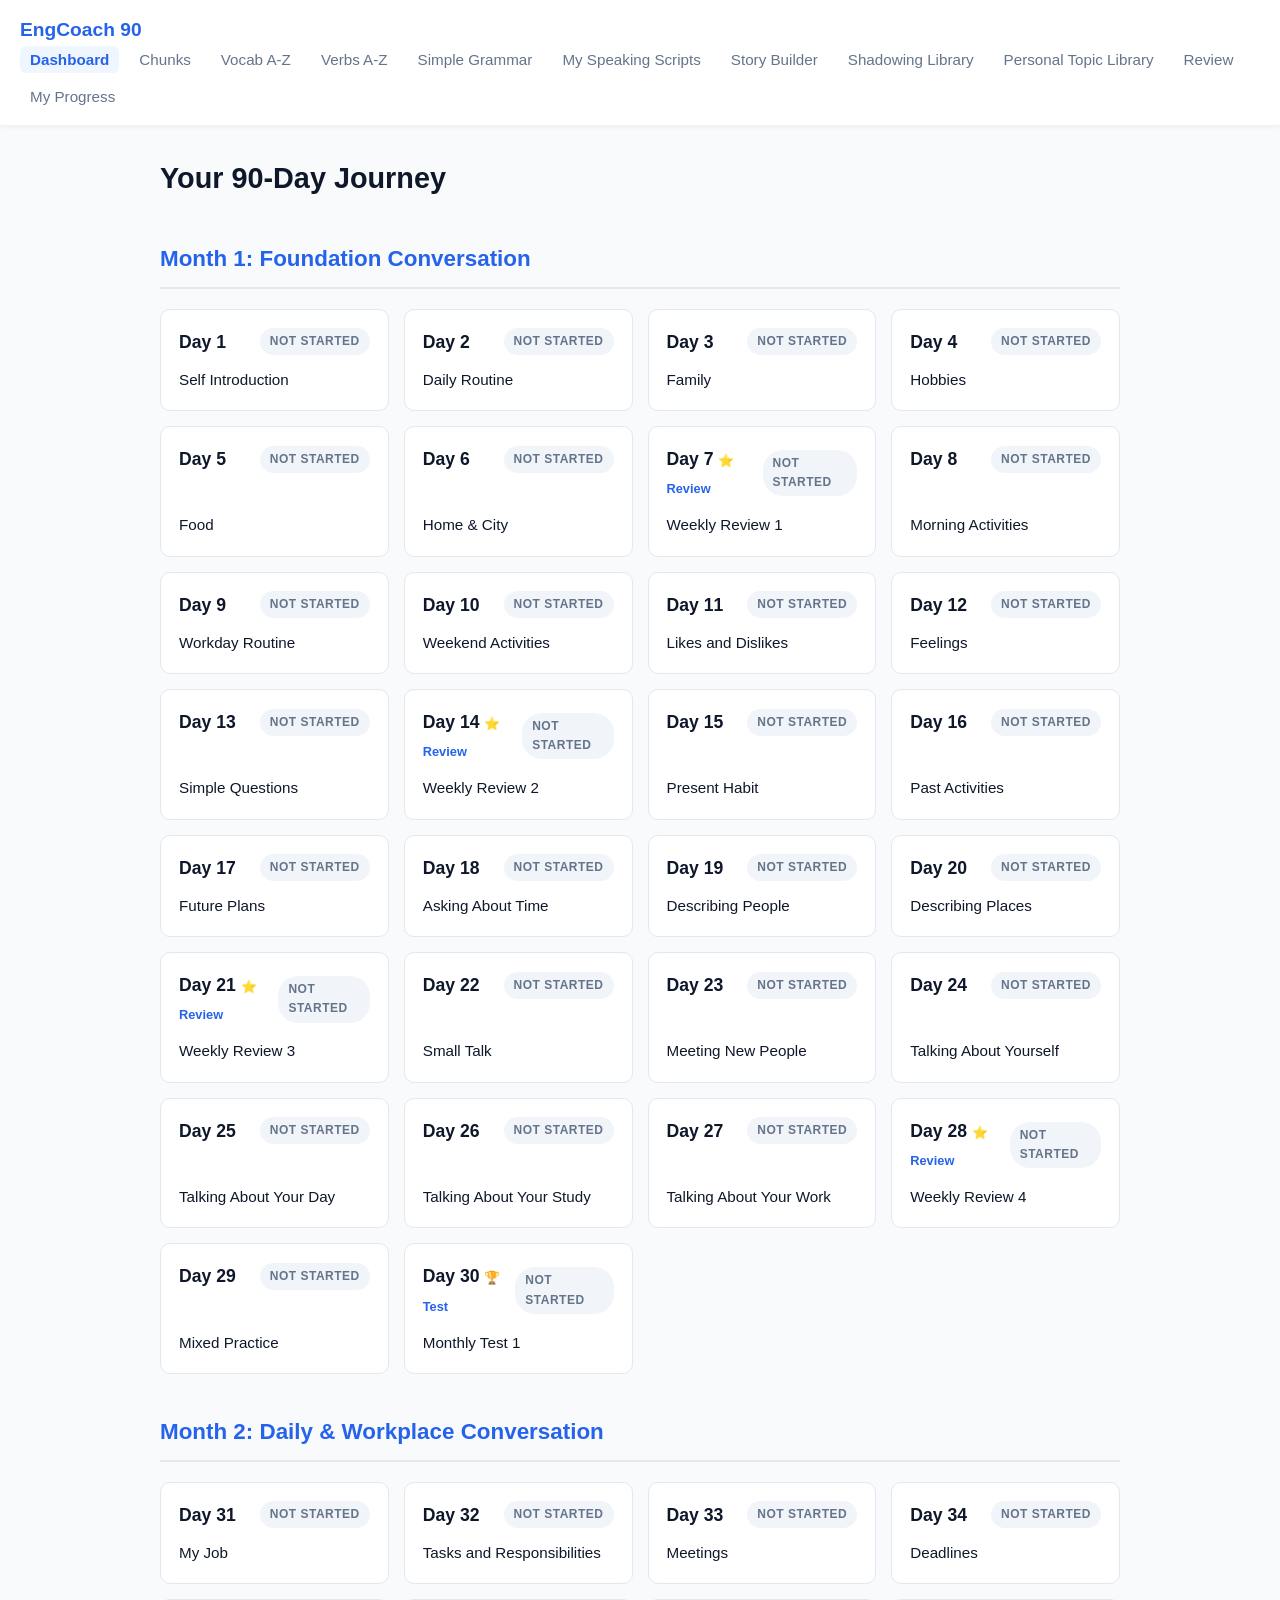
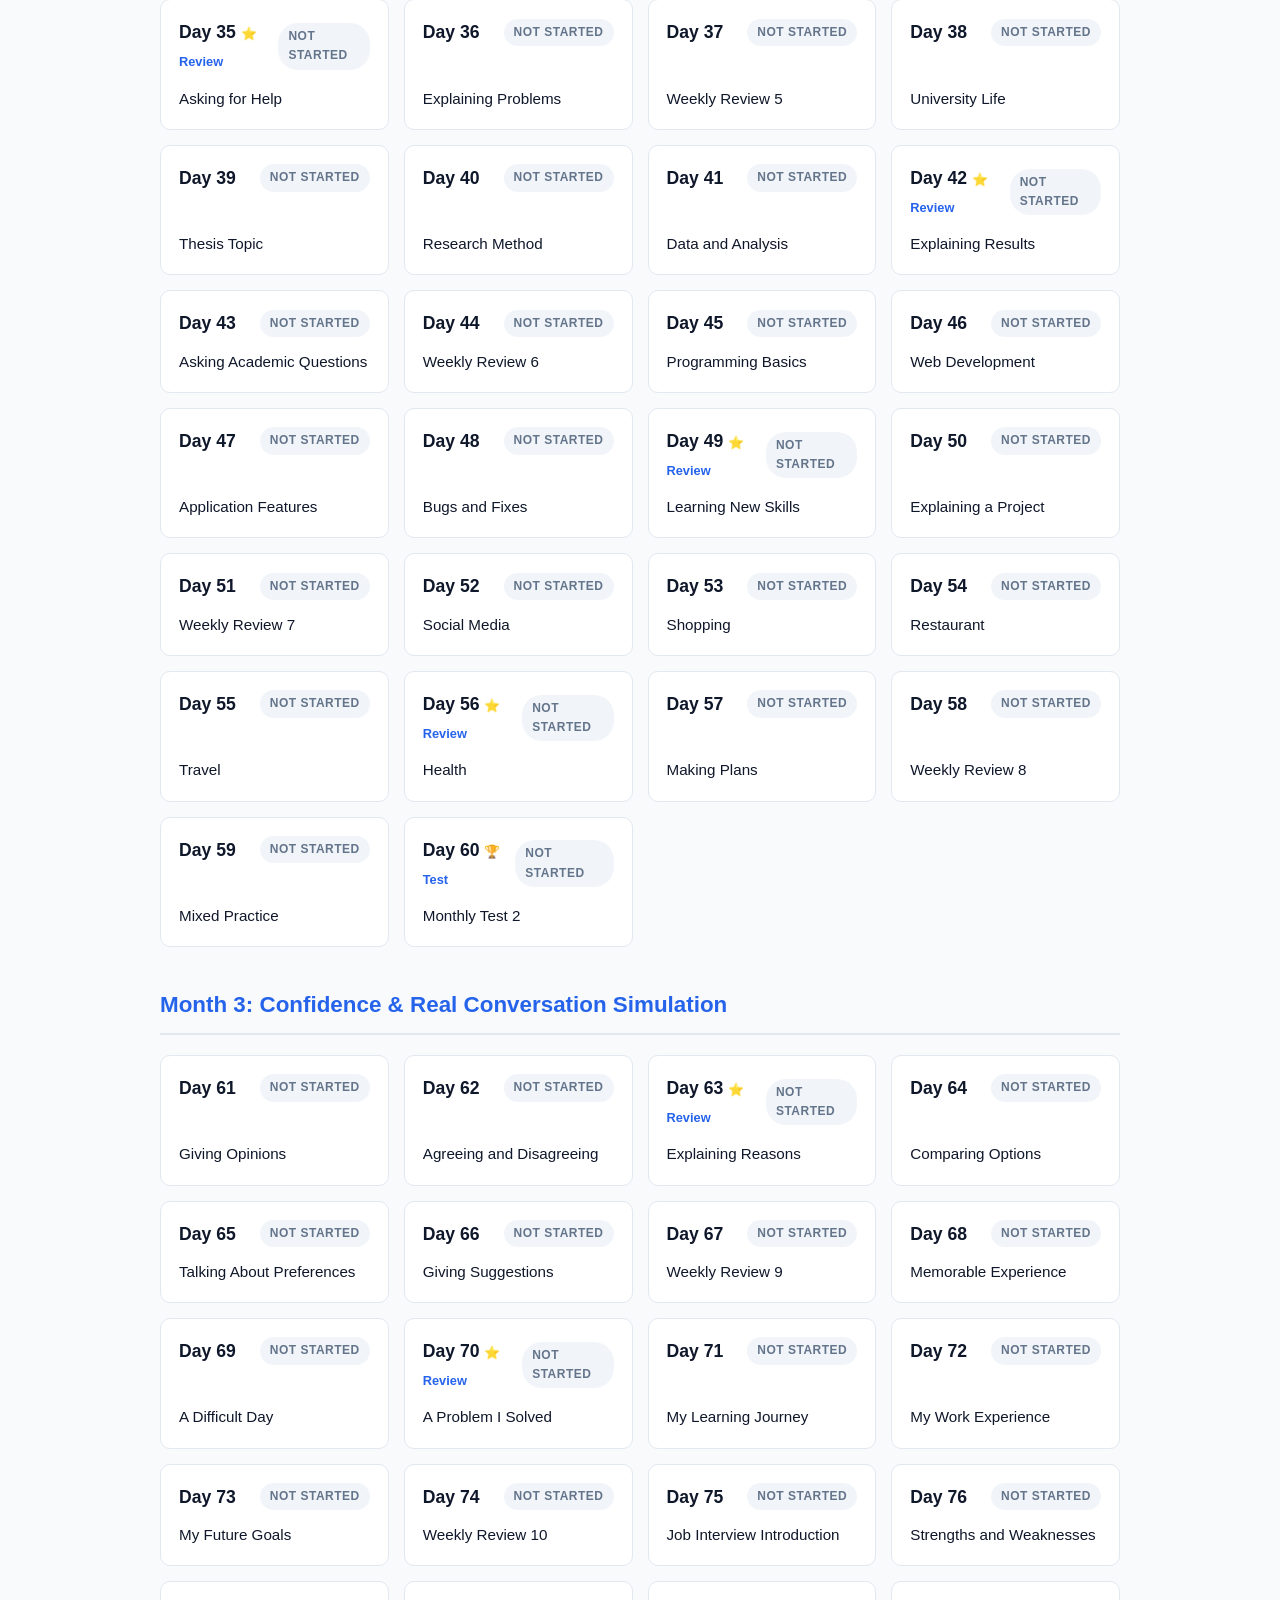
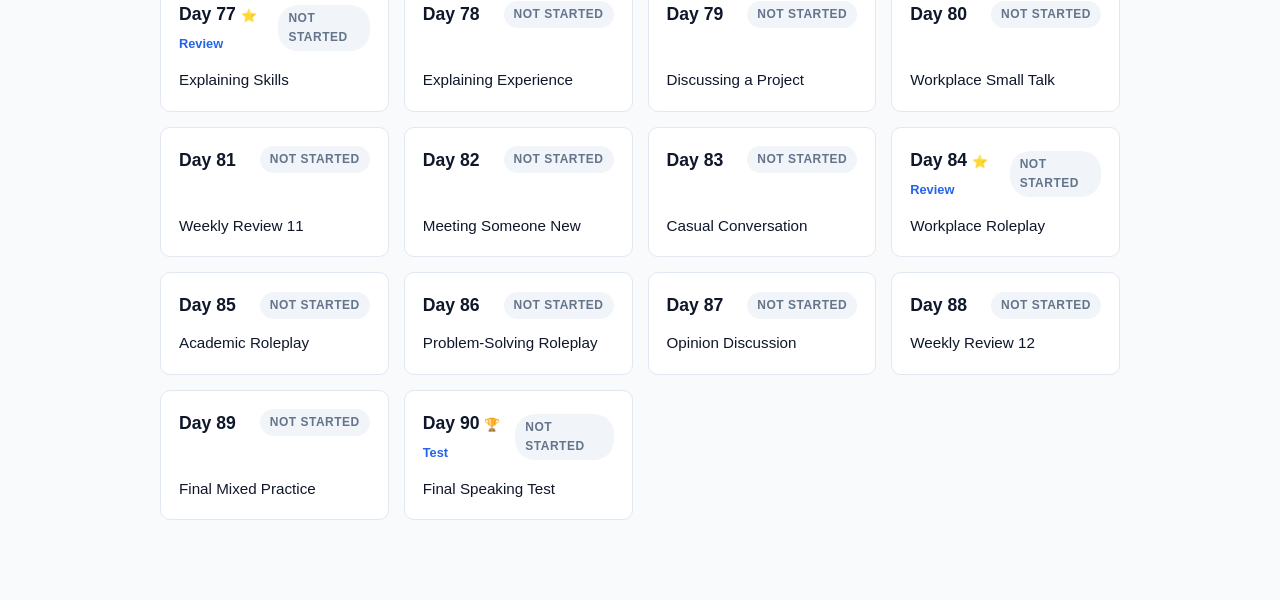
<file: index.html>
<!DOCTYPE html>
<html lang="en">
<head>
    <meta charset="UTF-8">
    <meta name="viewport" content="width=device-width, initial-scale=1.0">
    <title>English Practice Coach - 90 Days</title>
    <link rel="stylesheet" href="styles.css">
</head>
<body>

    <nav>
        <div class="nav-header">
            <h1 onclick="app.navigate('dashboard')">EngCoach 90</h1>
            <button class="nav-toggle" type="button" aria-expanded="false" aria-controls="nav-links" onclick="app.toggleMobileNav()">
                <span class="nav-toggle-icon" aria-hidden="true">&#9776;</span>
                <span>Menu</span>
            </button>
        </div>
        <div class="nav-links" id="nav-links">
            <button id="nav-dashboard" onclick="app.navigate('dashboard')" class="active">Dashboard</button>
            <button id="nav-chunks" onclick="app.navigate('chunks')">Chunks</button>
            <button id="nav-vocab" onclick="app.navigate('vocab')">Vocab A-Z</button>
            <button id="nav-verbs" onclick="app.navigate('verbs')">Verbs A-Z</button>
            <button id="nav-grammar" onclick="app.navigate('grammar')">Simple Grammar</button>
            <button id="nav-scripts" onclick="app.navigate('scripts')">My Speaking Scripts</button>
            <button id="nav-story-builder" onclick="app.navigate('story-builder')">Story Builder</button>
            <button id="nav-shadowing" onclick="app.navigate('shadowing')">Shadowing Library</button>
            <button id="nav-topic-library" onclick="app.navigate('topic-library')">Personal Topic Library</button>
            <button id="nav-review" onclick="app.navigate('review')">Review</button>
            <button id="nav-progress" onclick="app.navigate('progress')">My Progress</button>
        </div>
    </nav>

    <div class="container" id="app-content">
        <!-- Content dynamically rendered -->
    </div>

<script src="app.js"></script>
</body>
</html>
</file>
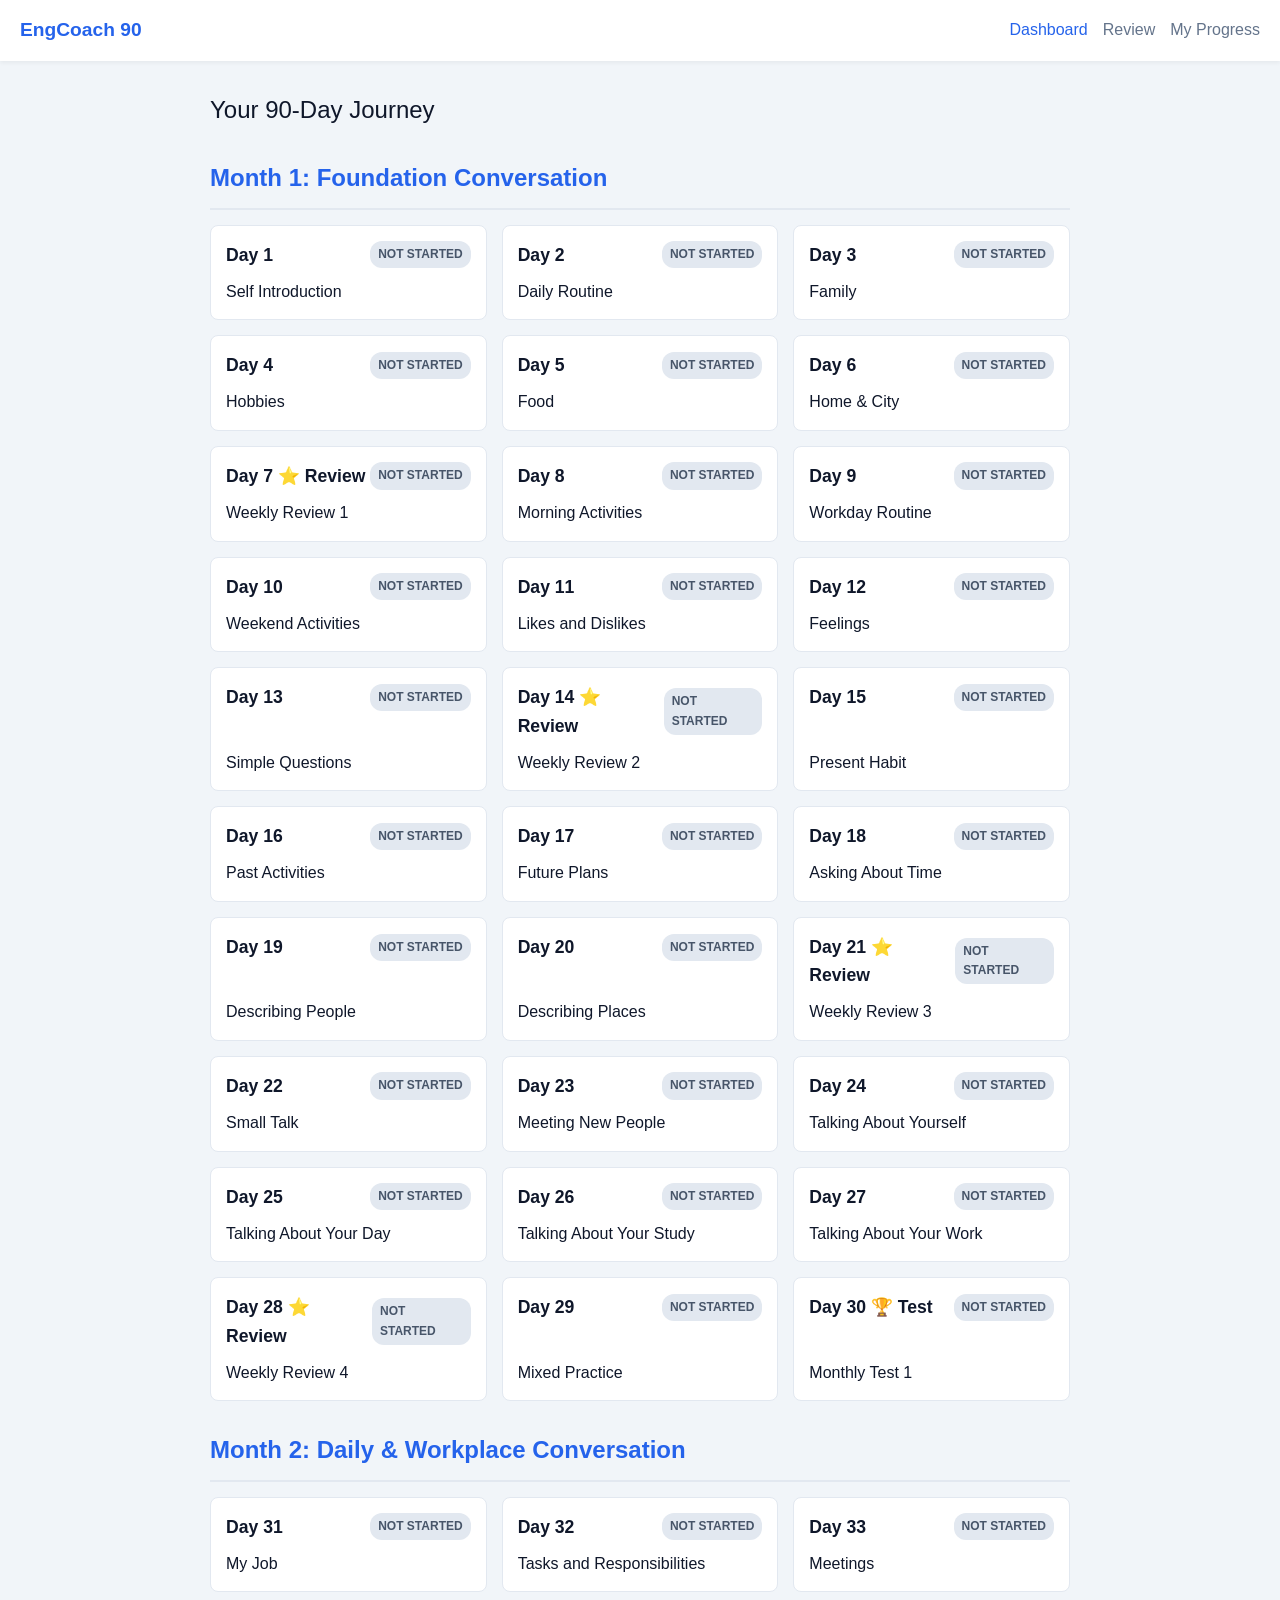
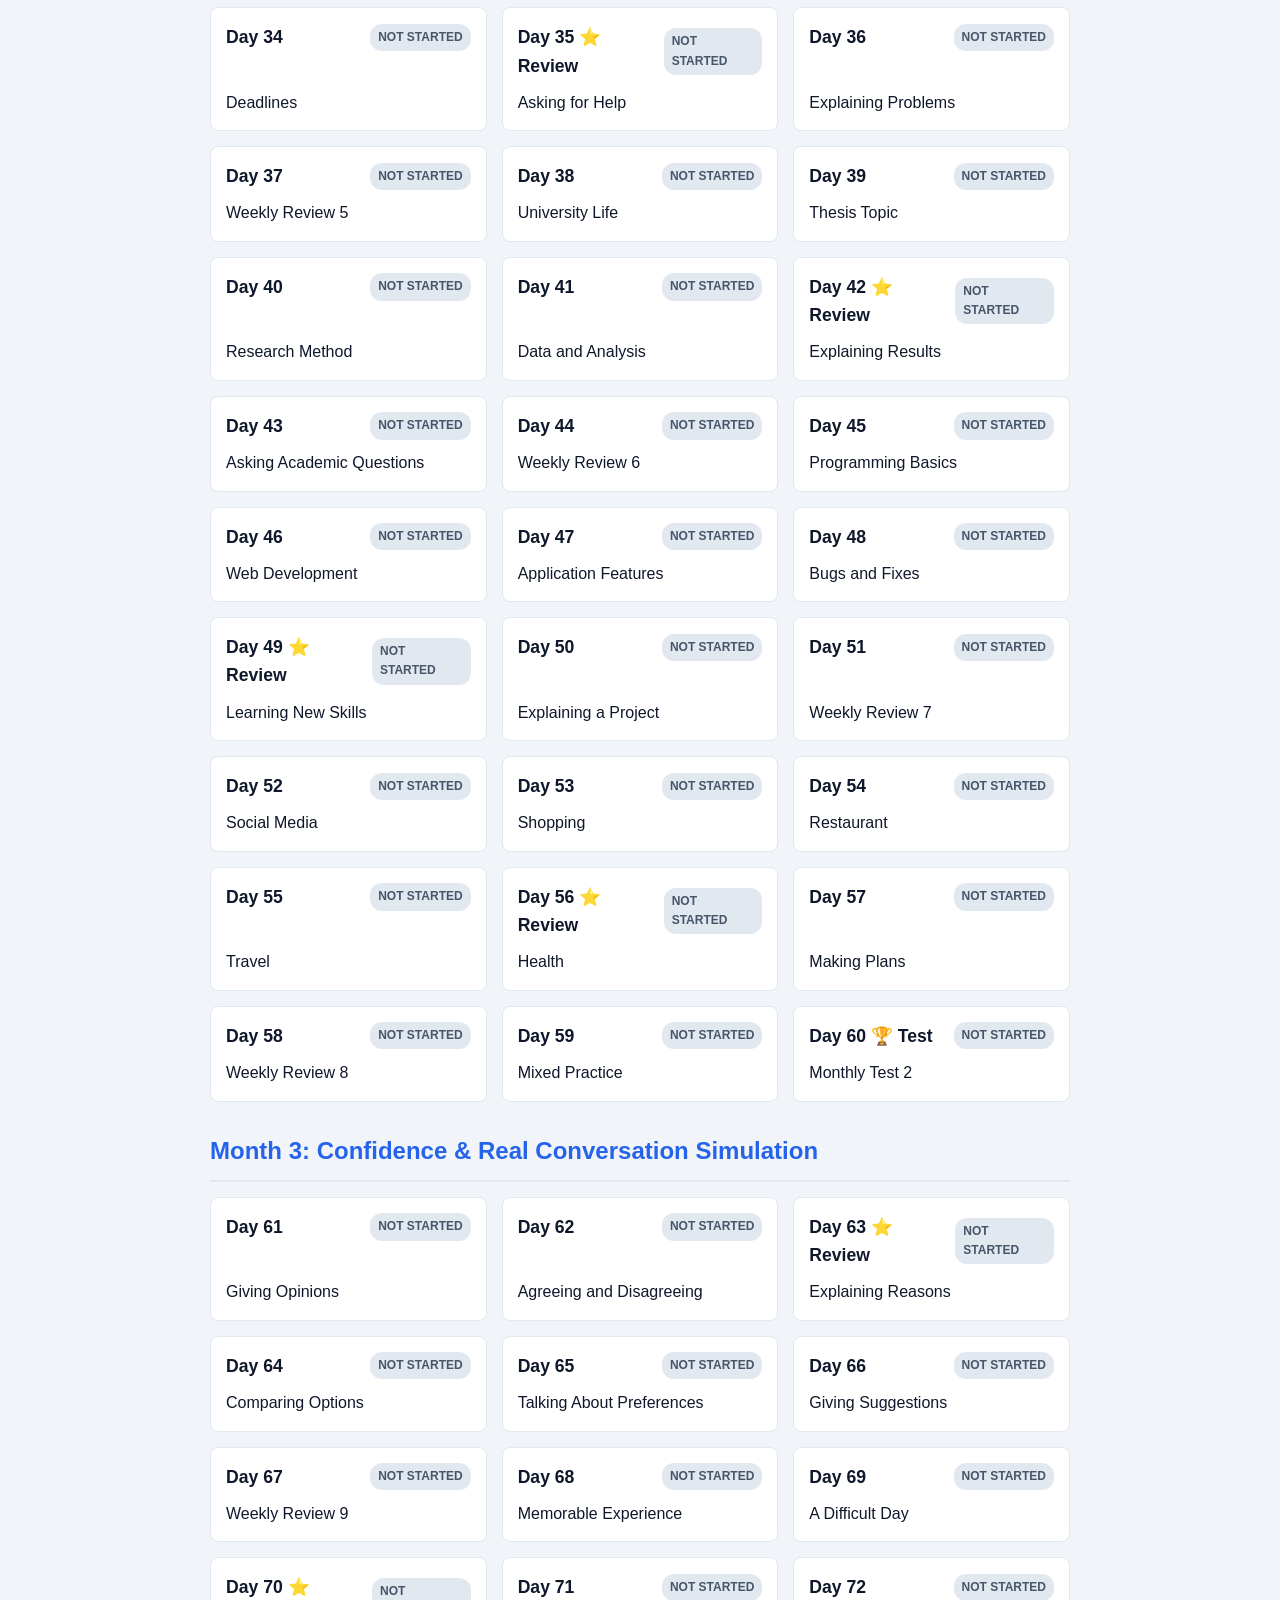
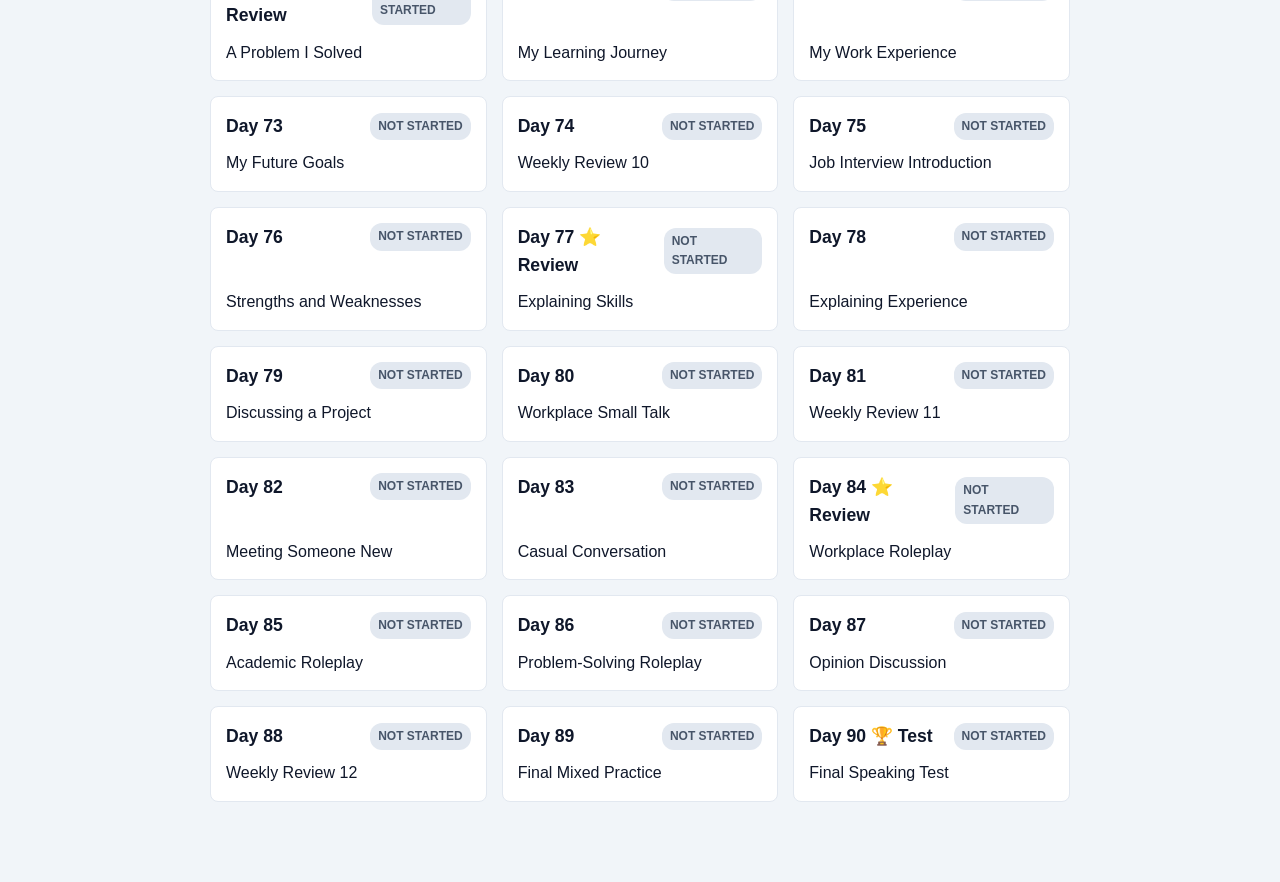
<file: english_practice_coach.html>
<!DOCTYPE html>
<html lang="en">
<head>
    <meta charset="UTF-8">
    <meta name="viewport" content="width=device-width, initial-scale=1.0">
    <title>English Practice Coach - 90 Days</title>
    <style>
        :root {
            --bg-color: #f1f5f9;
            --card-bg: #ffffff;
            --text-main: #0f172a;
            --text-muted: #64748b;
            --primary: #2563eb;
            --primary-hover: #1d4ed8;
            --success: #10b981;
            --warning: #f59e0b;
            --border: #e2e8f0;
            --font-family: 'Segoe UI', Roboto, Helvetica, Arial, sans-serif;
        }

        * { margin: 0; padding: 0; box-sizing: border-box; }

        body {
            font-family: var(--font-family);
            background-color: var(--bg-color);
            color: var(--text-main);
            line-height: 1.6;
            padding-bottom: 50px;
        }

        /* Navbar */
        nav {
            background-color: var(--card-bg);
            padding: 15px 20px;
            box-shadow: 0 2px 4px rgba(0,0,0,0.05);
            position: sticky;
            top: 0;
            z-index: 100;
            display: flex;
            justify-content: space-between;
            align-items: center;
            flex-wrap: wrap;
        }

        nav h1 { font-size: 1.2rem; color: var(--primary); cursor: pointer; }
        
        .nav-links { display: flex; gap: 15px; }
        .nav-links button {
            background: none; border: none; font-size: 1rem;
            color: var(--text-muted); cursor: pointer; font-weight: 500;
            transition: color 0.2s;
        }
        .nav-links button:hover, .nav-links button.active { color: var(--primary); }

        /* Container & Layout */
        .container { max-width: 900px; margin: 30px auto; padding: 0 20px; }
        .section-title { font-size: 1.5rem; margin-bottom: 20px; color: var(--text-main); }
        .card {
            background: var(--card-bg); border-radius: 10px;
            padding: 20px; margin-bottom: 20px;
            box-shadow: 0 4px 6px -1px rgba(0,0,0,0.05), 0 2px 4px -1px rgba(0,0,0,0.03);
            border: 1px solid var(--border);
        }

        /* Buttons & Inputs */
        button.btn {
            padding: 10px 16px; border-radius: 6px; border: none;
            font-size: 0.95rem; cursor: pointer; font-weight: 600;
            transition: background 0.2s, color 0.2s;
        }
        .btn-primary { background: var(--primary); color: white; }
        .btn-primary:hover { background: var(--primary-hover); }
        .btn-outline { background: transparent; border: 1px solid var(--primary); color: var(--primary); }
        .btn-outline:hover { background: var(--primary); color: white; }
        .btn-success { background: var(--success); color: white; }
        .btn-warning { background: var(--warning); color: white; }

        input, textarea, select {
            width: 100%; padding: 12px; border: 1px solid var(--border);
            border-radius: 6px; margin-bottom: 15px; font-family: inherit; font-size: 1rem;
        }
        textarea { resize: vertical; min-height: 80px; }
        input:focus, textarea:focus, select:focus { outline: none; border-color: var(--primary); }

        /* Grid Layouts */
        .grid-3 { display: grid; grid-template-columns: repeat(auto-fill, minmax(250px, 1fr)); gap: 15px; }
        .grid-2 { display: grid; grid-template-columns: repeat(auto-fit, minmax(300px, 1fr)); gap: 15px; }

        /* Dashboard Cards */
        .day-card {
            background: var(--card-bg); border: 1px solid var(--border);
            border-radius: 8px; padding: 15px; cursor: pointer;
            transition: transform 0.2s, box-shadow 0.2s;
            display: flex; flex-direction: column; justify-content: space-between;
        }
        .day-card:hover { transform: translateY(-2px); box-shadow: 0 4px 10px rgba(0,0,0,0.1); }
        .day-header { display: flex; justify-content: space-between; align-items: center; margin-bottom: 10px; }
        .day-num { font-weight: bold; font-size: 1.1rem; }
        .badge { padding: 4px 8px; border-radius: 12px; font-size: 0.75rem; font-weight: bold; text-transform: uppercase; }
        .badge.not-started { background: #e2e8f0; color: #475569; }
        .badge.in-progress { background: #dbeafe; color: #1e40af; }
        .badge.done { background: #d1fae5; color: #065f46; }
        
        .month-header { margin: 30px 0 15px 0; padding-bottom: 10px; border-bottom: 2px solid var(--border); color: var(--primary); }

        /* Study Elements */
        .vocab-list, .phrase-list { list-style: none; margin-bottom: 20px; }
        .vocab-list li, .phrase-list li {
            padding: 10px; border-bottom: 1px solid var(--border); display: flex; flex-direction: column;
        }
        .en-text { font-weight: bold; font-size: 1.05rem; }
        .id-text { color: var(--text-muted); font-size: 0.9rem; }

        .study-step { margin-top: 30px; border-top: 2px dashed var(--border); padding-top: 20px; }
        .step-number {
            display: inline-block; background: var(--primary); color: white;
            width: 28px; height: 28px; text-align: center; line-height: 28px;
            border-radius: 50%; margin-right: 10px; font-weight: bold;
        }

        /* Active Recall */
        #recall-area { background: #f8fafc; padding: 20px; border-radius: 8px; text-align: center; border: 1px solid var(--border);}
        #recall-hint { font-size: 1.2rem; margin-bottom: 15px; color: var(--text-main); font-weight: 500;}
        #recall-answer { font-size: 1.3rem; font-weight: bold; color: var(--success); margin: 15px 0; display: none; }

        /* Message Box */
        .msg-box {
            background: #e0f2fe; border-left: 4px solid var(--primary);
            padding: 15px; margin-bottom: 20px; border-radius: 4px;
        }

        /* Utilities */
        .hidden { display: none !important; }
        .text-center { text-align: center; }
        .mt-10 { margin-top: 10px; }
        .mt-20 { margin-top: 20px; }
        .mb-10 { margin-bottom: 10px; }
        .flex { display: flex; }
        .justify-between { justify-content: space-between; }
        .gap-10 { gap: 10px; }

        @media (max-width: 600px) {
            .nav-links { margin-top: 10px; width: 100%; justify-content: space-around; }
        }
    </style>
</head>
<body>

    <nav>
        <h1 onclick="app.navigate('dashboard')">EngCoach 90</h1>
        <div class="nav-links">
            <button id="nav-dashboard" onclick="app.navigate('dashboard')" class="active">Dashboard</button>
            <button id="nav-review" onclick="app.navigate('review')">Review</button>
            <button id="nav-progress" onclick="app.navigate('progress')">My Progress</button>
        </div>
    </nav>

    <div class="container" id="app-content">
        <!-- Content will be rendered here dynamically -->
    </div>

<script>
/**
 * 1. CURRICULUM DATA GENERATOR
 * Generates 90 days of content according to the requested structure.
 */
const topicsList = [
    // Month 1
    "Self Introduction", "Daily Routine", "Family", "Hobbies", "Food", "Home & City", "Weekly Review 1",
    "Morning Activities", "Workday Routine", "Weekend Activities", "Likes and Dislikes", "Feelings", "Simple Questions", "Weekly Review 2",
    "Present Habit", "Past Activities", "Future Plans", "Asking About Time", "Describing People", "Describing Places", "Weekly Review 3",
    "Small Talk", "Meeting New People", "Talking About Yourself", "Talking About Your Day", "Talking About Your Study", "Talking About Your Work", "Weekly Review 4", "Mixed Practice", "Monthly Test 1",
    // Month 2
    "My Job", "Tasks and Responsibilities", "Meetings", "Deadlines", "Asking for Help", "Explaining Problems", "Weekly Review 5",
    "University Life", "Thesis Topic", "Research Method", "Data and Analysis", "Explaining Results", "Asking Academic Questions", "Weekly Review 6",
    "Programming Basics", "Web Development", "Application Features", "Bugs and Fixes", "Learning New Skills", "Explaining a Project", "Weekly Review 7",
    "Social Media", "Shopping", "Restaurant", "Travel", "Health", "Making Plans", "Weekly Review 8", "Mixed Practice", "Monthly Test 2",
    // Month 3
    "Giving Opinions", "Agreeing and Disagreeing", "Explaining Reasons", "Comparing Options", "Talking About Preferences", "Giving Suggestions", "Weekly Review 9",
    "Memorable Experience", "A Difficult Day", "A Problem I Solved", "My Learning Journey", "My Work Experience", "My Future Goals", "Weekly Review 10",
    "Job Interview Introduction", "Strengths and Weaknesses", "Explaining Skills", "Explaining Experience", "Discussing a Project", "Workplace Small Talk", "Weekly Review 11",
    "Meeting Someone New", "Casual Conversation", "Workplace Roleplay", "Academic Roleplay", "Problem-Solving Roleplay", "Opinion Discussion", "Weekly Review 12", "Final Mixed Practice", "Final Speaking Test"
];

const curriculum = [];
for (let i = 1; i <= 90; i++) {
    let type = 'normal';
    if (i % 30 === 0) type = 'test';
    else if (i % 7 === 0) type = 'review';
    else if (i === 29 || i === 59 || i === 89) type = 'mixed';

    let topicName = topicsList[i - 1] || `Day ${i} Topic`;
    
    // Generic generator to fulfill minimum requirements (3 phrases, 5 vocab, 3 examples, 5 qs, 1 speaking)
    let dayData = {
        day: i,
        month: Math.ceil(i / 30),
        week: Math.ceil(i / 7),
        topic: topicName,
        type: type,
        goal: `Build confidence discussing: ${topicName}`,
        phrases: [
            { en: `Let's talk about ${topicName.toLowerCase()}.`, id: `Mari bicara tentang ${topicName.toLowerCase()}.` },
            { en: `In my experience with ${topicName.toLowerCase()}...`, id: `Menurut pengalaman saya tentang ${topicName.toLowerCase()}...` },
            { en: `What do you think about ${topicName.toLowerCase()}?`, id: `Apa pendapat Anda tentang ${topicName.toLowerCase()}?` }
        ],
        vocabulary: [
            { en: "important", id: "penting" },
            { en: "interesting", id: "menarik" },
            { en: "experience", id: "pengalaman" },
            { en: "usually", id: "biasanya" },
            { en: "improve", id: "meningkatkan" }
        ],
        examples: [
            `I want to improve my skills in ${topicName.toLowerCase()}.`,
            `This topic is very important for my daily life.`,
            `I usually practice this every day.`
        ],
        questions: [
            `How often do you deal with ${topicName.toLowerCase()}?`,
            `Why is ${topicName.toLowerCase()} important to you?`,
            `Can you share a story about this?`,
            `What is the hardest part about this topic?`,
            `How do you usually handle it?`
        ],
        speakingChallenge: `Talk non-stop for 60 seconds explaining your personal thoughts on ${topicName}.`
    };
    curriculum.push(dayData);
}

// Override Day 1, 2 for highly specific, realistic content as example
curriculum[0] = { ...curriculum[0], 
    phrases: [ { en: "My name is...", id: "Nama saya adalah..." }, { en: "I am from...", id: "Saya berasal dari..." }, { en: "Nice to meet you.", id: "Senang bertemu denganmu." } ],
    vocabulary: [ { en: "name", id: "nama" }, { en: "live", id: "tinggal" }, { en: "work", id: "bekerja" }, { en: "student", id: "mahasiswa/pelajar" }, { en: "hometown", id: "kampung halaman" } ],
    examples: [ "My name is Budi and I am from Jakarta.", "I live in a small apartment.", "Nice to meet you, I work as a developer." ],
    questions: [ "What is your full name?", "Where are you originally from?", "Where do you live right now?", "What do you do for a living?", "Are you a student or a worker?" ],
    speakingChallenge: "Introduce yourself completely: name, origin, current city, and what you do."
};
curriculum[1] = { ...curriculum[1], 
    phrases: [ { en: "I usually wake up at...", id: "Saya biasanya bangun jam..." }, { en: "After that, I...", id: "Setelah itu, saya..." }, { en: "In the evening, I...", id: "Di malam hari, saya..." } ],
    vocabulary: [ { en: "wake up", id: "bangun tidur" }, { en: "breakfast", id: "sarapan" }, { en: "prepare", id: "bersiap-siap" }, { en: "leave", id: "berangkat" }, { en: "rest", id: "istirahat" } ],
    examples: [ "I usually wake up at 6 AM.", "After that, I eat breakfast and prepare for work.", "In the evening, I rest and watch TV." ],
    questions: [ "What time do you usually wake up?", "What is the first thing you do in the morning?", "What do you usually have for breakfast?", "When do you start working/studying?", "What do you do before going to sleep?" ],
    speakingChallenge: "Describe your entire routine from morning to night in detail."
};

/**
 * 2. APPLICATION STATE & LOGIC
 */
const app = {
    contentDiv: document.getElementById('app-content'),
    userData: {
        progress: {}, // { "1": "done", "2": "in_progress" }
        sentences: {}, // { "1": ["sentence 1"] }
        conversations: {}, // { "1": ["ans 1", "ans 2"] }
        speaking: {}, // { "1": "speaking transcript" }
        tests: {}, // { "30": { intro: "...", daily: "..." } }
        reviewAgain: [], // [{ en, id, type }]
        lastDayOpened: null
    },
    currentDayData: null,
    
    // Feature States
    recallState: { items: [], index: 0 },
    convoState: { index: 0, answers: [] },
    timerInterval: null,

    init() {
        this.loadProgress();
        this.navigate('dashboard');
    },

    saveProgress() {
        localStorage.setItem('epc_user_data', JSON.stringify(this.userData));
    },

    loadProgress() {
        const saved = localStorage.getItem('epc_user_data');
        if (saved) {
            this.userData = { ...this.userData, ...JSON.parse(saved) };
            if(!this.userData.reviewAgain) this.userData.reviewAgain = [];
        }
    },

    navigate(view, param = null) {
        // Update Navbar Active State
        document.querySelectorAll('.nav-links button').forEach(btn => btn.classList.remove('active'));
        const navBtn = document.getElementById(`nav-${view}`);
        if(navBtn) navBtn.classList.add('active');

        // Stop any running timers
        if(this.timerInterval) clearInterval(this.timerInterval);

        window.scrollTo(0, 0);

        if (view === 'dashboard') this.renderDashboard();
        else if (view === 'day') this.openDay(param);
        else if (view === 'review') this.renderReviewPage();
        else if (view === 'progress') this.renderProgressPage();
    },

    /** DASHBOARD VIEW **/
    renderDashboard() {
        let html = `<div class="section-title">Your 90-Day Journey</div>`;
        
        for (let month = 1; month <= 3; month++) {
            let monthTitles = ["Month 1: Foundation Conversation", "Month 2: Daily & Workplace Conversation", "Month 3: Confidence & Real Conversation Simulation"];
            html += `<h2 class="month-header">${monthTitles[month - 1]}</h2><div class="grid-3">`;
            
            let daysInMonth = curriculum.filter(d => d.month === month);
            daysInMonth.forEach(d => {
                let status = this.userData.progress[d.day] || 'not-started';
                let statusText = status === 'done' ? 'Done' : (status === 'in_progress' ? 'In Progress' : 'Not Started');
                
                let dayTypeBadge = '';
                if(d.type === 'review') dayTypeBadge = '⭐ Review';
                if(d.type === 'test') dayTypeBadge = '🏆 Test';

                html += `
                    <div class="day-card" onclick="app.navigate('day', ${d.day})">
                        <div class="day-header">
                            <span class="day-num">Day ${d.day} ${dayTypeBadge}</span>
                            <span class="badge ${status.replace('_', '-')}">${statusText}</span>
                        </div>
                        <div class="day-topic" style="font-weight: 500;">${d.topic}</div>
                    </div>
                `;
            });
            html += `</div>`;
        }
        this.contentDiv.innerHTML = html;
    },

    /** DAY DISPATCHER **/
    openDay(dayNum) {
        this.currentDayData = curriculum.find(d => d.day === dayNum);
        this.userData.lastDayOpened = dayNum;
        if(this.userData.progress[dayNum] !== 'done') {
            this.userData.progress[dayNum] = 'in_progress';
        }
        this.saveProgress();

        if (this.currentDayData.type === 'test') {
            this.renderMonthlyTest();
        } else if (this.currentDayData.type === 'review') {
            this.renderWeeklyReview();
        } else {
            this.renderNormalDay();
        }
    },

    /** NORMAL DAY VIEW **/
    renderNormalDay() {
        const d = this.currentDayData;
        let html = `
            <div class="card mb-10">
                <button class="btn btn-outline mb-10" onclick="app.navigate('dashboard')">← Back to Dashboard</button>
                <h2 style="font-size: 1.8rem;">Day ${d.day}: ${d.topic}</h2>
                <p style="color: var(--text-muted);">${d.goal}</p>
            </div>
            
            <div class="msg-box">
                <strong>Instructions:</strong> Go through the materials, practice your recall, build sentences, and finish with a speaking challenge!
            </div>

            <div class="card">
                <h3 class="mb-10"><span class="step-number">1</span> Material: Phrases & Vocabulary</h3>
                <div class="grid-2">
                    <div>
                        <h4 style="margin-bottom:10px;">Target Phrases</h4>
                        <ul class="phrase-list">
                            ${d.phrases.map(p => `<li><span class="en-text">${p.en}</span><span class="id-text">${p.id}</span></li>`).join('')}
                        </ul>
                    </div>
                    <div>
                        <h4 style="margin-bottom:10px;">Vocabulary</h4>
                        <ul class="vocab-list">
                            ${d.vocabulary.map(v => `<li><span class="en-text">${v.en}</span><span class="id-text">${v.id}</span></li>`).join('')}
                        </ul>
                    </div>
                </div>
                <div class="mt-20">
                    <h4 style="margin-bottom:10px;">Example Sentences</h4>
                    <ul style="padding-left: 20px; color: #334155;">
                        ${d.examples.map(ex => `<li>${ex}</li>`).join('')}
                    </ul>
                </div>
            </div>

            <!-- Active Recall Section -->
            <div class="card study-step" id="section-recall">
                <h3 class="mb-10"><span class="step-number">2</span> Active Recall Mode</h3>
                <p class="mb-10 text-muted">Test your memory! Look at the Indonesian hint and type the English translation.</p>
                <div id="recall-area">
                    <button class="btn btn-primary" onclick="app.startActiveRecall()">Start Recall Practice</button>
                </div>
            </div>

            <!-- Sentence Builder Section -->
            <div class="card study-step">
                <h3 class="mb-10"><span class="step-number">3</span> Sentence Builder</h3>
                <p class="mb-10">Choose a phrase and create your own sentence.</p>
                <select id="sb-phrase">
                    ${d.phrases.map(p => `<option value="${p.en}">${p.en}</option>`).join('')}
                </select>
                <textarea id="sb-input" placeholder="Write your complete sentence here..."></textarea>
                <button class="btn btn-primary" onclick="app.saveSentence()">Save Sentence</button>
                
                <div id="sb-saved" class="mt-20">
                    ${this.renderSavedSentences()}
                </div>
            </div>

            <!-- Mini Conversation Section -->
            <div class="card study-step">
                <h3 class="mb-10"><span class="step-number">4</span> Mini Conversation</h3>
                <div id="convo-area" style="background: #f8fafc; padding: 20px; border-radius: 8px; border: 1px solid var(--border);">
                    <button class="btn btn-primary" onclick="app.startConversation()">Start Conversation Practice</button>
                </div>
                <div id="convo-saved" class="mt-20">
                    ${this.renderSavedConversations()}
                </div>
            </div>

            <!-- Speaking Challenge Section -->
            <div class="card study-step">
                <h3 class="mb-10"><span class="step-number">5</span> Speaking Challenge</h3>
                <div class="msg-box" style="background: #fffbeb; border-color: #f59e0b;">
                    <strong>Instruction:</strong> Read the prompt, answer out loud for 60 seconds, then write what you said.
                </div>
                <p style="font-size: 1.2rem; font-weight: bold; margin-bottom: 15px;">Prompt: "${d.speakingChallenge}"</p>
                
                <div class="flex gap-10 align-center mb-10">
                    <button class="btn btn-warning" onclick="app.startSpeakingTimer()">Start 60s Timer</button>
                    <span id="speaking-timer" style="font-size: 1.5rem; font-weight: bold;">60</span>
                </div>
                
                <textarea id="speaking-input" placeholder="After speaking, type a summary of what you said here...">${this.userData.speaking[d.day] || ''}</textarea>
                <button class="btn btn-primary" onclick="app.saveSpeaking()">Save Speaking Draft</button>
            </div>

            <div class="card text-center study-step" style="background: #f0fdf4; border-color: #86efac;">
                <h3>Great Job!</h3>
                <p class="mb-10">Have you completed all exercises for today?</p>
                <button class="btn btn-success" style="font-size: 1.1rem; padding: 12px 24px;" onclick="app.markDayDone()">Mark Day ${d.day} as Completed</button>
            </div>
        `;
        this.contentDiv.innerHTML = html;
    },

    /** ACTIVE RECALL LOGIC **/
    startActiveRecall() {
        let d = this.currentDayData;
        this.recallState.items = [...d.phrases, ...d.vocabulary].sort(() => Math.random() - 0.5);
        this.recallState.index = 0;
        this.renderRecallItem();
    },

    renderRecallItem() {
        let state = this.recallState;
        if(state.index >= state.items.length) {
            document.getElementById('recall-area').innerHTML = `
                <div style="color: var(--success); font-size: 1.2rem; font-weight: bold;">🎉 Recall Session Completed!</div>
                <button class="btn btn-outline mt-10" onclick="app.startActiveRecall()">Practice Again</button>
            `;
            return;
        }

        let item = state.items[state.index];
        document.getElementById('recall-area').innerHTML = `
            <div id="recall-hint">Indonesian: <strong>${item.id}</strong></div>
            <input type="text" id="recall-input" placeholder="Type the English translation..." autocomplete="off">
            <button class="btn btn-primary mt-10" onclick="app.checkRecall()">Check Answer</button>
            <div id="recall-answer"></div>
            <div id="recall-actions" class="hidden flex gap-10 justify-center mt-10">
                <button class="btn btn-success" onclick="app.nextRecall(true)">Correct (Got it!)</button>
                <button class="btn btn-warning" onclick="app.nextRecall(false)">Review Again Later</button>
            </div>
            <div class="mt-10 text-muted" style="font-size: 0.85rem;">Item ${state.index + 1} of ${state.items.length}</div>
        `;
    },

    checkRecall() {
        let item = this.recallState.items[this.recallState.index];
        let ansDiv = document.getElementById('recall-answer');
        ansDiv.style.display = 'block';
        ansDiv.innerHTML = `Correct English: <strong>${item.en}</strong>`;
        document.getElementById('recall-actions').classList.remove('hidden');
    },

    nextRecall(isCorrect) {
        let item = this.recallState.items[this.recallState.index];
        if(!isCorrect) {
            // check if already in reviewAgain
            let exists = this.userData.reviewAgain.find(i => i.en === item.en);
            if(!exists) {
                this.userData.reviewAgain.push(item);
                this.saveProgress();
            }
        }
        this.recallState.index++;
        this.renderRecallItem();
    },

    /** SENTENCE BUILDER LOGIC **/
    saveSentence() {
        let d = this.currentDayData;
        let val = document.getElementById('sb-input').value.trim();
        if(!val) return;
        
        if(!this.userData.sentences[d.day]) this.userData.sentences[d.day] = [];
        this.userData.sentences[d.day].push(val);
        this.saveProgress();
        
        document.getElementById('sb-input').value = '';
        document.getElementById('sb-saved').innerHTML = this.renderSavedSentences();
    },

    renderSavedSentences() {
        let day = this.currentDayData.day;
        let sents = this.userData.sentences[day] || [];
        if(sents.length === 0) return '';
        return `<h4>My Sentences:</h4>
                <ul style="background: #f8fafc; padding: 15px 30px; border-radius: 6px; margin-top: 10px;">
                    ${sents.map(s => `<li>${s}</li>`).join('')}
                </ul>`;
    },

    /** MINI CONVERSATION LOGIC **/
    startConversation() {
        this.convoState.index = 0;
        this.convoState.answers = [];
        this.renderConvoQuestion();
    },

    renderConvoQuestion() {
        let qList = this.currentDayData.questions;
        let idx = this.convoState.index;
        
        if(idx >= qList.length) {
            // Save answers
            this.userData.conversations[this.currentDayData.day] = this.convoState.answers;
            this.saveProgress();
            
            document.getElementById('convo-area').innerHTML = `
                <div style="color: var(--success); font-weight: bold;">Conversation Practice Completed!</div>
                <button class="btn btn-outline mt-10" onclick="app.startConversation()">Practice Again</button>
            `;
            document.getElementById('convo-saved').innerHTML = this.renderSavedConversations();
            return;
        }

        let q = qList[idx];
        document.getElementById('convo-area').innerHTML = `
            <div style="font-weight: bold; margin-bottom: 15px; color: var(--primary);">Q${idx+1}: ${q}</div>
            <textarea id="convo-input" placeholder="Type your answer naturally..."></textarea>
            <button class="btn btn-primary" onclick="app.nextConvoQuestion()">Next Question</button>
            <div class="mt-10 text-muted" style="font-size: 0.85rem;">Question ${idx + 1} of ${qList.length}</div>
        `;
    },

    nextConvoQuestion() {
        let val = document.getElementById('convo-input').value.trim();
        let qList = this.currentDayData.questions;
        this.convoState.answers.push({ q: qList[this.convoState.index], a: val || "(No answer)" });
        this.convoState.index++;
        this.renderConvoQuestion();
    },

    renderSavedConversations() {
        let day = this.currentDayData.day;
        let convos = this.userData.conversations[day] || [];
        if(convos.length === 0) return '';
        
        let html = `<h4>My Conversation Answers:</h4><div style="margin-top: 10px;">`;
        convos.forEach((c, i) => {
            html += `<div style="background: #f8fafc; padding: 10px; margin-bottom: 10px; border-radius: 6px; border: 1px solid var(--border);">
                        <div style="font-weight: 500; font-size: 0.9rem;">Q: ${c.q}</div>
                        <div style="color: var(--primary); margin-top: 5px;">A: ${c.a}</div>
                     </div>`;
        });
        html += `</div>`;
        return html;
    },

    /** SPEAKING LOGIC **/
    startSpeakingTimer() {
        let timeLeft = 60;
        let timerEl = document.getElementById('speaking-timer');
        timerEl.innerText = timeLeft + 's';
        timerEl.style.color = 'var(--text-main)';
        
        if(this.timerInterval) clearInterval(this.timerInterval);
        
        this.timerInterval = setInterval(() => {
            timeLeft--;
            timerEl.innerText = timeLeft + 's';
            if(timeLeft <= 10) timerEl.style.color = 'red';
            
            if(timeLeft <= 0) {
                clearInterval(this.timerInterval);
                timerEl.innerText = "Time's Up!";
                // Add a visual cue instead of alert
                timerEl.style.background = '#fee2e2';
                timerEl.style.padding = '0 10px';
                timerEl.style.borderRadius = '4px';
            }
        }, 1000);
    },

    saveSpeaking() {
        let val = document.getElementById('speaking-input').value.trim();
        this.userData.speaking[this.currentDayData.day] = val;
        this.saveProgress();
        
        let btn = event.target;
        btn.innerText = "Saved!";
        btn.classList.replace('btn-primary', 'btn-success');
        setTimeout(() => { btn.innerText = "Save Speaking Draft"; btn.classList.replace('btn-success', 'btn-primary'); }, 2000);
    },

    markDayDone() {
        this.userData.progress[this.currentDayData.day] = 'done';
        this.saveProgress();
        this.navigate('dashboard');
    },

    /** WEEKLY REVIEW LOGIC **/
    renderWeeklyReview() {
        const d = this.currentDayData;
        // Gather past 6 days data
        let pastItems = [];
        for(let i = d.day - 6; i < d.day; i++) {
            let pastDay = curriculum.find(x => x.day === i);
            if(pastDay) {
                pastItems.push(...pastDay.phrases, ...pastDay.vocabulary);
            }
        }
        
        let html = `
            <div class="card mb-10 text-center" style="background: #eef2ff;">
                <button class="btn btn-outline mb-10" onclick="app.navigate('dashboard')" style="float: left;">← Dashboard</button>
                <div style="clear: both;"></div>
                <h2 style="font-size: 1.8rem; color: var(--primary);">Week ${d.week} Review</h2>
                <p>Consolidate your learning from the past 6 days.</p>
            </div>
            
            <div class="card">
                <h3>10 Random Recall Challenge</h3>
                <p class="mb-10 text-muted">We have selected 10 random items from this week. Test your memory!</p>
                <div id="recall-area">
                    <button class="btn btn-primary" onclick="app.startReviewRecall()">Start Weekly Recall</button>
                </div>
            </div>

            <div class="card">
                <h3>Mixed Conversation Practice</h3>
                <p class="mb-10 text-muted">Answer these 5 random questions from the week.</p>
                <div id="convo-area" style="background: #f8fafc; padding: 20px; border-radius: 8px;">
                    <button class="btn btn-primary" onclick="app.startReviewConvo()">Start Mixed Conversation</button>
                </div>
            </div>

            <div class="card">
                <h3>Speaking Reflection</h3>
                <p><strong>Prompt:</strong> Summarize what you learned this week and how you feel about your progress. Speak for 60 seconds.</p>
                <div class="flex gap-10 align-center mb-10 mt-10">
                    <button class="btn btn-warning" onclick="app.startSpeakingTimer()">Start Timer</button>
                    <span id="speaking-timer" style="font-size: 1.5rem; font-weight: bold;">60</span>
                </div>
                <textarea id="speaking-input" placeholder="Write your summary here...">${this.userData.speaking[d.day] || ''}</textarea>
                <button class="btn btn-primary" onclick="app.saveSpeaking()">Save Reflection</button>
            </div>

            <div class="text-center mt-20">
                <button class="btn btn-success" style="padding: 12px 24px; font-size: 1.1rem;" onclick="app.markDayDone()">Finish Weekly Review</button>
            </div>
        `;
        this.contentDiv.innerHTML = html;
        
        // Setup specialized state for review
        this.reviewPastItems = pastItems;
    },

    startReviewRecall() {
        let shuffled = [...this.reviewPastItems].sort(() => 0.5 - Math.random());
        this.recallState.items = shuffled.slice(0, 10);
        this.recallState.index = 0;
        this.renderRecallItem();
    },

    startReviewConvo() {
        // Collect past questions
        let d = this.currentDayData;
        let pastQs = [];
        for(let i = d.day - 6; i < d.day; i++) {
            let pastDay = curriculum.find(x => x.day === i);
            if(pastDay && pastDay.questions) pastQs.push(...pastDay.questions);
        }
        let shuffled = pastQs.sort(() => 0.5 - Math.random()).slice(0, 5);
        
        // temporarily overwrite current day questions just for the convo logic to work
        this.currentDayData.questions = shuffled;
        this.convoState.index = 0;
        this.convoState.answers = [];
        this.renderConvoQuestion();
    },

    /** MONTHLY TEST LOGIC **/
    renderMonthlyTest() {
        const d = this.currentDayData;
        let savedTest = this.userData.tests[d.day] || {};
        
        let sections = [
            { id: 'intro', title: "Self Introduction", desc: "Introduce yourself completely." },
            { id: 'daily', title: "Daily Life", desc: "Describe your typical daily routine." },
            { id: 'work', title: "Work / Study", desc: "Talk about your current job or studies." },
            { id: 'opinion', title: "Opinion", desc: "Share your opinion on a recent topic you learned." },
            { id: 'problem', title: "Problem Solving", desc: "Describe a problem and how you would fix it." },
            { id: 'future', title: "Future Goals", desc: "What are your goals for next year?" }
        ];

        let html = `
            <div class="card mb-10 text-center" style="background: #fff7ed; border-color: #fdba74;">
                <button class="btn btn-outline mb-10" onclick="app.navigate('dashboard')" style="float: left;">← Dashboard</button>
                <div style="clear: both;"></div>
                <h2 style="font-size: 1.8rem; color: #ea580c;">Month ${d.month} Test</h2>
                <p>Measure your capability to answer real-life topics.</p>
            </div>
            
            <div class="msg-box">Write clear, complete sentences for each section below. Imagine you are speaking to a native speaker.</div>
        `;

        sections.forEach(sec => {
            html += `
                <div class="card">
                    <h3>${sec.title}</h3>
                    <p class="text-muted mb-10">${sec.desc}</p>
                    <textarea id="test-${sec.id}" placeholder="Write your response...">${savedTest[sec.id] || ''}</textarea>
                </div>
            `;
        });

        html += `
            <div class="text-center mt-20">
                <button class="btn btn-success" style="padding: 12px 24px; font-size: 1.1rem;" onclick="app.saveMonthlyTest()">Submit Test & Mark Done</button>
            </div>
        `;
        this.contentDiv.innerHTML = html;
    },

    saveMonthlyTest() {
        let d = this.currentDayData;
        let result = {};
        ['intro', 'daily', 'work', 'opinion', 'problem', 'future'].forEach(id => {
            let el = document.getElementById(`test-${id}`);
            if(el) result[id] = el.value.trim();
        });
        
        this.userData.tests[d.day] = result;
        this.userData.progress[d.day] = 'done';
        this.saveProgress();
        this.navigate('dashboard');
    },

    /** REVIEW PAGE VIEW **/
    renderReviewPage() {
        let itemsToReview = this.userData.reviewAgain || [];
        
        let html = `
            <div class="section-title">Mastery Review</div>
            
            <div class="card text-center" style="background: #f0fdfa; border-color: #5eead4;">
                <h3>Need to Review</h3>
                <p class="mb-10">You have ${itemsToReview.length} items marked for review.</p>
                <button class="btn btn-primary" ${itemsToReview.length===0?'disabled':''} onclick="app.startGlobalReview()">Practice Review Items</button>
                <button class="btn btn-outline" onclick="app.clearReviewQueue()">Clear List</button>
            </div>
            
            <div id="global-recall-area" class="card hidden"></div>

            <div class="card">
                <h3>All Learned Vocabulary & Phrases</h3>
                <p class="text-muted mb-10">Showing items from completed days.</p>
                <div class="grid-2">
        `;

        let learnedHtml = '';
        curriculum.forEach(d => {
            if(this.userData.progress[d.day] === 'done' && (d.type === 'normal' || d.type === 'mixed')) {
                learnedHtml += `
                    <div style="margin-bottom: 15px; border-bottom: 1px solid var(--border); padding-bottom: 10px;">
                        <strong style="color: var(--primary);">Day ${d.day}: ${d.topic}</strong>
                        <ul class="vocab-list" style="margin-top: 5px;">
                `;
                let all = [...d.phrases, ...d.vocabulary];
                all.forEach(item => {
                    learnedHtml += `<li><span class="en-text" style="font-size:0.95rem;">${item.en}</span><span class="id-text" style="font-size:0.85rem;">${item.id}</span></li>`;
                });
                learnedHtml += `</ul></div>`;
            }
        });

        if(!learnedHtml) learnedHtml = "<p>Complete some days to see your learned words here!</p>";
        
        html += `<div style="grid-column: 1 / -1;">${learnedHtml}</div></div></div>`;
        this.contentDiv.innerHTML = html;
    },

    startGlobalReview() {
        document.getElementById('global-recall-area').classList.remove('hidden');
        this.recallState.items = [...this.userData.reviewAgain].sort(() => 0.5 - Math.random());
        this.recallState.index = 0;
        
        // Override render logic temporarily for global review
        this.renderGlobalRecallItem = function() {
            let state = this.recallState;
            if(state.index >= state.items.length) {
                document.getElementById('global-recall-area').innerHTML = `
                    <div style="color: var(--success); font-weight: bold;">Review Session Done!</div>
                    <button class="btn btn-outline mt-10" onclick="document.getElementById('global-recall-area').classList.add('hidden')">Close</button>
                `;
                return;
            }

            let item = state.items[state.index];
            document.getElementById('global-recall-area').innerHTML = `
                <div id="recall-hint">Indonesian: <strong>${item.id}</strong></div>
                <input type="text" id="recall-input" placeholder="Type English translation..." autocomplete="off">
                <button class="btn btn-primary mt-10" onclick="app.checkGlobalRecall()">Check Answer</button>
                <div id="recall-answer" style="display:none; color: var(--success); font-weight: bold; margin-top: 10px;">Correct: ${item.en}</div>
                <div id="recall-actions" class="hidden flex gap-10 justify-center mt-10">
                    <button class="btn btn-success" onclick="app.nextGlobalRecall(true)">Memorized (Remove from list)</button>
                    <button class="btn btn-warning" onclick="app.nextGlobalRecall(false)">Still Hard (Keep)</button>
                </div>
            `;
        };
        this.renderGlobalRecallItem();
    },

    checkGlobalRecall() {
        document.getElementById('recall-answer').style.display = 'block';
        document.getElementById('recall-actions').classList.remove('hidden');
    },

    nextGlobalRecall(memorized) {
        let item = this.recallState.items[this.recallState.index];
        if(memorized) {
            this.userData.reviewAgain = this.userData.reviewAgain.filter(i => i.en !== item.en);
            this.saveProgress();
        }
        this.recallState.index++;
        this.renderGlobalRecallItem();
    },

    clearReviewQueue() {
        if(confirm("Are you sure you want to clear your review list?")) {
            this.userData.reviewAgain = [];
            this.saveProgress();
            this.renderReviewPage();
        }
    },

    /** PROGRESS PAGE VIEW **/
    renderProgressPage() {
        let totalDays = 90;
        let completedDays = Object.values(this.userData.progress).filter(status => status === 'done').length;
        let progressPct = Math.round((completedDays / totalDays) * 100);
        
        let totalSentences = Object.values(this.userData.sentences).reduce((acc, arr) => acc + arr.length, 0);
        let totalConvos = Object.values(this.userData.conversations).reduce((acc, arr) => acc + arr.length, 0);
        let reviewItems = this.userData.reviewAgain ? this.userData.reviewAgain.length : 0;

        let html = `
            <div class="section-title">My Progress</div>
            
            <div class="card text-center">
                <h2>${progressPct}% Completed</h2>
                <div style="background: var(--border); height: 20px; border-radius: 10px; margin: 15px 0; overflow: hidden;">
                    <div style="background: var(--success); height: 100%; width: ${progressPct}%; transition: width 0.5s;"></div>
                </div>
                <p class="text-muted">${completedDays} out of ${totalDays} days finished</p>
                ${this.userData.lastDayOpened ? `<p class="mt-10"><strong>Last Opened:</strong> Day ${this.userData.lastDayOpened}</p>` : ''}
            </div>

            <div class="grid-2">
                <div class="card text-center">
                    <h1 style="color: var(--primary); font-size: 3rem; margin: 0;">${totalSentences}</h1>
                    <p style="font-weight: bold;">Sentences Created</p>
                </div>
                <div class="card text-center">
                    <h1 style="color: var(--primary); font-size: 3rem; margin: 0;">${totalConvos}</h1>
                    <p style="font-weight: bold;">Conversation Answers</p>
                </div>
                <div class="card text-center">
                    <h1 style="color: var(--warning); font-size: 3rem; margin: 0;">${reviewItems}</h1>
                    <p style="font-weight: bold;">Items to Review</p>
                </div>
                <div class="card text-center">
                    <h1 style="color: var(--success); font-size: 3rem; margin: 0;">${Object.keys(this.userData.tests).length}</h1>
                    <p style="font-weight: bold;">Tests Completed</p>
                </div>
            </div>
        `;
        this.contentDiv.innerHTML = html;
    }
};

// Initialize App
window.onload = () => {
    app.init();
};
</script>
</body>
</html>
</file>
<file: styles.css>
:root {
            --bg-color: #f8fafc;
            --card-bg: #ffffff;
            --text-main: #0f172a;
            --text-main: #0f172a;
            --text-muted: #64748b;
            --primary: #2563eb;
            --primary-hover: #1d4ed8;
            --success: #10b981;
            --warning: #f59e0b;
            --danger: #ef4444;
            --border: #e2e8f0;
            --font-family: 'Inter', 'Segoe UI', Roboto, Helvetica, Arial, sans-serif;
        }

        * { margin: 0; padding: 0; box-sizing: border-box; }

        body {
            font-family: var(--font-family);
            background-color: var(--bg-color);
            color: var(--text-main);
            line-height: 1.6;
            padding-bottom: 50px;
        }

        nav {
            background-color: var(--card-bg);
            padding: 15px 20px;
            box-shadow: 0 2px 4px rgba(0,0,0,0.05);
            position: sticky;
            top: 0;
            z-index: 100;
            display: flex;
            justify-content: space-between;
            align-items: center;
            flex-wrap: wrap;
        }

        nav h1 { font-size: 1.2rem; color: var(--primary); cursor: pointer; white-space: nowrap; }
        .nav-header { display: flex; align-items: center; justify-content: space-between; }
        .nav-toggle {
            display: none; align-items: center; gap: 7px; padding: 7px 10px;
            border: 1px solid var(--border); border-radius: 7px; background: var(--card-bg);
            color: var(--primary); cursor: pointer; font-size: 0.9rem; font-weight: 700;
        }
        .nav-toggle-icon { font-size: 1.15rem; line-height: 1; }
        .nav-links { display: flex; gap: 10px; flex-wrap: wrap; }
        .nav-links button {
            background: none; border: none; font-size: 0.95rem;
            color: var(--text-muted); cursor: pointer; font-weight: 500;
            padding: 5px 10px; border-radius: 6px;
            transition: all 0.2s;
        }
        .nav-links button:hover { background: var(--bg-color); color: var(--primary); }
        .nav-links button.active { background: #eff6ff; color: var(--primary); font-weight: 600; }

        .container { max-width: 1000px; margin: 30px auto; padding: 0 20px; }
        .section-title { font-size: 1.8rem; margin-bottom: 20px; color: var(--text-main); font-weight: 700; }
        .card {
            background: var(--card-bg); border-radius: 12px;
            padding: 24px; margin-bottom: 20px;
            box-shadow: 0 4px 6px -1px rgba(0,0,0,0.05), 0 2px 4px -1px rgba(0,0,0,0.03);
            border: 1px solid var(--border);
        }

        button.btn {
            padding: 10px 18px; border-radius: 8px; border: none;
            font-size: 0.95rem; cursor: pointer; font-weight: 600;
            transition: all 0.2s;
        }
        .btn-primary { background: var(--primary); color: white; }
        .btn-primary:hover { background: var(--primary-hover); transform: translateY(-1px); }
        .btn-outline { background: transparent; border: 1px solid var(--border); color: var(--text-main); }
        .btn-outline:hover { background: var(--bg-color); border-color: var(--primary); color: var(--primary); }
        .btn-success { background: var(--success); color: white; }
        .btn-warning { background: var(--warning); color: white; }
        .btn-danger { background: var(--danger); color: white; }
        .speech-btn {
            flex: 0 0 auto; padding: 6px 9px; border: 1px solid #bfdbfe; border-radius: 7px;
            color: #1d4ed8; background: #eff6ff; cursor: pointer; font-size: 0.82rem; font-weight: 700;
        }
        .speech-btn:hover { border-color: var(--primary); background: #dbeafe; }
        .speech-message { min-height: 22px; color: var(--text-muted); font-size: 0.85rem; }
        .speech-status { margin-top: 8px; font-size: 0.9rem; color: var(--text-muted); }
        .speech-status.listening, .speech-status.info, .speech-message.info { color: var(--primary); font-weight: 600; }
        .speech-status.warning, .speech-message.warning { color: #b45309; }
        .speech-status.error, .speech-message.error { color: #dc2626; }
        .speech-controls { display: flex; flex-wrap: wrap; gap: 8px; margin: 10px 0; }
        .listen-row { display: flex; align-items: flex-start; justify-content: space-between; gap: 10px; }
        .listen-list { padding-left: 20px; color: #334155; }
        .listen-list li { display: flex; align-items: flex-start; justify-content: space-between; gap: 10px; margin-bottom: 7px; }
        .listen-actions { display: flex; flex-wrap: wrap; gap: 8px; margin-top: 12px; }
        .listen-actions .btn { padding: 6px 10px; font-size: 0.85rem; }

        input, textarea, select {
            width: 100%; padding: 12px 16px; border: 1px solid var(--border);
            border-radius: 8px; margin-bottom: 15px; font-family: inherit; font-size: 1rem;
            background: var(--bg-color);
        }
        textarea { resize: vertical; min-height: 100px; }
        input:focus, textarea:focus, select:focus { outline: none; border-color: var(--primary); background: #fff; box-shadow: 0 0 0 3px rgba(37,99,235,0.1); }

        .grid-4 { display: grid; grid-template-columns: repeat(auto-fill, minmax(220px, 1fr)); gap: 15px; }
        .grid-3 { display: grid; grid-template-columns: repeat(auto-fill, minmax(280px, 1fr)); gap: 15px; }
        .grid-2 { display: grid; grid-template-columns: repeat(auto-fit, minmax(320px, 1fr)); gap: 15px; }

        .day-card {
            background: var(--card-bg); border: 1px solid var(--border);
            border-radius: 10px; padding: 18px; cursor: pointer;
            transition: all 0.2s ease;
            display: flex; flex-direction: column; justify-content: space-between;
        }
        .day-card:hover { transform: translateY(-4px); box-shadow: 0 10px 15px -3px rgba(0,0,0,0.1); border-color: var(--primary); }
        .day-header { display: flex; justify-content: space-between; align-items: center; margin-bottom: 12px; }
        .day-num { font-weight: bold; font-size: 1.1rem; }
        .badge { padding: 4px 10px; border-radius: 20px; font-size: 0.75rem; font-weight: 700; text-transform: uppercase; letter-spacing: 0.5px; }
        .badge.not-started { background: #f1f5f9; color: #64748b; }
        .badge.in-progress { background: #dbeafe; color: #1e40af; }
        .badge.done { background: #d1fae5; color: #065f46; }
        
        .month-header { margin: 40px 0 20px 0; padding-bottom: 10px; border-bottom: 2px solid var(--border); color: var(--primary); font-size: 1.4rem;}

        .alphabet-filter { display: flex; flex-wrap: wrap; gap: 8px; margin-bottom: 20px; }
        .alphabet-filter button {
            width: 36px; height: 36px; border-radius: 8px; border: 1px solid var(--border);
            background: var(--card-bg); font-weight: bold; color: var(--text-muted); cursor: pointer;
            transition: all 0.2s;
        }
        .alphabet-filter button:hover, .alphabet-filter button.active { background: var(--primary); color: white; border-color: var(--primary); }

        .cheatsheet-card {
            background: var(--card-bg); border: 1px solid var(--border); border-radius: 10px;
            padding: 16px; position: relative; transition: all 0.2s;
        }
        .cheatsheet-card:hover { border-color: var(--primary); box-shadow: 0 4px 12px rgba(0,0,0,0.05); }
        .cheatsheet-title { font-size: 1.1rem; font-weight: bold; color: var(--primary); margin-bottom: 4px; padding-right: 30px; }
        .cheatsheet-meaning { font-size: 0.95rem; color: var(--text-main); margin-bottom: 10px; font-weight: 500;}
        .cheatsheet-example { font-size: 0.9rem; color: var(--text-muted); font-style: italic; background: var(--bg-color); padding: 8px; border-radius: 6px; }
        .cheatsheet-v-tags { display: flex; gap: 5px; margin-bottom: 8px; }
        .v-tag { background: #e0f2fe; color: #0284c7; padding: 2px 6px; border-radius: 4px; font-size: 0.8rem; font-weight: bold; }
        
        .fav-btn {
            position: absolute; top: 12px; right: 12px; background: none; border: none;
            font-size: 1.2rem; cursor: pointer; color: #cbd5e1; transition: color 0.2s;
        }
        .fav-btn.active { color: #f59e0b; }

        .category-tabs { display: flex; flex-wrap: wrap; gap: 10px; margin-bottom: 20px; }
        .category-tabs button {
            padding: 8px 16px; border-radius: 20px; border: 1px solid var(--border); background: var(--card-bg);
            font-size: 0.9rem; font-weight: 500; cursor: pointer; transition: all 0.2s; color: var(--text-muted);
        }
        .category-tabs button.active { background: var(--primary); color: white; border-color: var(--primary); }
        .category-label, .grammar-kicker {
            display: inline-block; color: #0369a1; background: #e0f2fe;
            border-radius: 20px; padding: 3px 8px; margin-bottom: 8px;
            font-size: 0.72rem; font-weight: 700; letter-spacing: 0.5px; text-transform: uppercase;
        }
        .vocab-result-count { color: var(--text-muted); font-size: 0.9rem; font-weight: 600; }

        .grammar-topic-card {
            display: flex; flex-direction: column; align-items: flex-start; gap: 10px;
            padding: 24px; border: 1px solid var(--border); border-radius: 12px;
            background: var(--card-bg); color: var(--text-main); cursor: pointer; text-align: left;
            transition: all 0.2s;
        }
        .grammar-topic-card:hover { border-color: var(--primary); box-shadow: 0 8px 18px rgba(37,99,235,0.1); transform: translateY(-3px); }
        .grammar-topic-card strong { color: var(--primary); font-size: 1.35rem; }
        .grammar-topic-card small { color: var(--success); font-weight: 700; }
        .grammar-hero { background: #eff6ff; border-color: #bfdbfe; }
        .grammar-hero h2 { color: var(--primary); margin-bottom: 8px; }
        .grammar-pattern { margin-bottom: 0; }
        .grammar-pattern h4 { color: var(--primary); margin-bottom: 10px; }
        .grammar-pattern code { display: block; color: #1e3a8a; background: #eff6ff; border-radius: 6px; padding: 10px; margin-bottom: 10px; }
        .grammar-pattern p { color: var(--text-muted); font-size: 0.9rem; margin-bottom: 8px; }
        .pattern-example { color: var(--text-muted); border-top: 1px solid var(--border); padding-top: 7px; margin-top: 7px; font-size: 0.9rem; }
        .grammar-example { display: flex; gap: 12px; padding: 11px 0; border-bottom: 1px solid var(--border); }
        .grammar-example:last-child { border-bottom: none; }
        .grammar-example > span { color: var(--primary); font-weight: 700; min-width: 24px; }
        .grammar-example small { display: block; color: var(--text-muted); margin-top: 2px; }
        .grammar-practice-heading { gap: 20px; margin-bottom: 15px; }
        .grammar-practice-heading p { color: var(--text-muted); }
        .grammar-practice { border-top: 1px solid var(--border); padding: 16px 0; }
        .grammar-practice label { display: block; margin-bottom: 8px; font-weight: 600; }
        .grammar-practice input { margin-bottom: 8px; }
        .grammar-feedback { display: flex; flex-direction: column; color: #065f46; background: #ecfdf5; border-radius: 8px; padding: 10px; margin-top: 10px; }
        .grammar-feedback span { font-size: 0.75rem; font-weight: 700; letter-spacing: 0.5px; text-transform: uppercase; }

        .script-toolbar { display: flex; gap: 10px; align-items: center; margin-bottom: 20px; }
        .script-toolbar input { flex: 1; margin-bottom: 0; }
        .speaking-script-card {
            position: relative; display: flex; flex-direction: column; min-height: 260px;
            padding: 18px; background: var(--card-bg); border: 1px solid var(--border); border-radius: 10px;
            transition: all 0.2s;
        }
        .speaking-script-card:hover { border-color: var(--primary); box-shadow: 0 4px 12px rgba(0,0,0,0.05); }
        .speaking-script-card h3 { color: var(--primary); padding-right: 30px; margin-bottom: 10px; }
        .speaking-script-content {
            flex: 1; color: var(--text-main); background: var(--bg-color); border-radius: 6px;
            padding: 10px; margin-bottom: 15px; font-size: 0.92rem; white-space: pre-wrap;
        }
        .script-card-actions { display: flex; flex-wrap: wrap; gap: 8px; }
        .script-form-message { min-height: 24px; color: var(--danger); font-size: 0.9rem; font-weight: 600; }
        #script-editor label { display: block; margin-bottom: 5px; font-weight: 600; }
        #script-content { min-height: 180px; }

        .story-builder-controls { display: grid; grid-template-columns: 1fr 1fr auto; gap: 12px; align-items: end; }
        .story-builder-controls label, #story-workspace label { display: block; margin-bottom: 5px; font-weight: 600; }
        .story-builder-controls select { margin-bottom: 0; }
        .story-prompt-grid { display: grid; grid-template-columns: repeat(4, 1fr); gap: 12px; margin-bottom: 20px; }
        .story-prompt-card { padding: 16px; border: 1px solid #bfdbfe; border-radius: 10px; background: #eff6ff; }
        .story-prompt-card span { display: block; color: var(--primary); font-size: 0.75rem; font-weight: 700; letter-spacing: 0.5px; text-transform: uppercase; }
        .story-prompt-card strong { display: block; margin-top: 5px; }
        .story-support-grid { display: grid; grid-template-columns: repeat(3, 1fr); gap: 14px; margin-bottom: 18px; }
        .story-support-grid h4 { margin-bottom: 7px; color: var(--primary); }
        .story-tags { display: flex; flex-wrap: wrap; gap: 6px; }
        .story-tags span { color: #1e40af; background: #eff6ff; border-radius: 20px; padding: 4px 8px; font-size: 0.82rem; }
        #story-content { min-height: 180px; }

        .shadowing-library-card {
            display: flex; flex-direction: column; padding: 18px; min-height: 235px;
            background: var(--card-bg); border: 1px solid var(--border); border-radius: 10px;
            transition: all 0.2s;
        }
        .shadowing-library-card:hover { border-color: var(--primary); box-shadow: 0 4px 12px rgba(0,0,0,0.05); }
        .shadowing-library-card h3 { color: var(--primary); margin-bottom: 8px; }
        .shadowing-library-card p { flex: 1; color: var(--text-muted); margin-bottom: 14px; font-size: 0.92rem; }
        .shadowing-workspace-card { border-color: #bfdbfe; background: #f8fbff; }
        .shadowing-workspace-card h2 { color: var(--primary); margin-bottom: 12px; }
        .shadowing-text {
            color: var(--text-main); background: #fff; border: 1px solid var(--border);
            border-radius: 8px; padding: 16px; margin-bottom: 15px; font-size: 1.08rem; line-height: 1.9;
        }
        .shadowing-timer-row { display: flex; align-items: center; justify-content: space-between; gap: 12px; margin-bottom: 14px; }
        #shadowing-timer { min-width: 90px; color: var(--primary); font-size: 1.4rem; }
        #shadowing-timer.done { color: var(--danger); }
        .shadowing-checklist { display: flex; flex-wrap: wrap; gap: 12px; margin-bottom: 14px; }
        .shadowing-checklist label { display: flex; align-items: center; gap: 7px; padding: 8px 10px; background: #fff; border: 1px solid var(--border); border-radius: 7px; cursor: pointer; }
        .shadowing-checklist input { width: auto; margin: 0; }

        .personal-topic-card {
            display: flex; flex-direction: column; align-items: flex-start; gap: 8px; min-height: 205px;
            padding: 18px; color: var(--text-main); background: var(--card-bg); border: 1px solid var(--border);
            border-radius: 10px; cursor: pointer; text-align: left; transition: all 0.2s;
        }
        .personal-topic-card:hover { border-color: var(--primary); box-shadow: 0 4px 12px rgba(0,0,0,0.05); transform: translateY(-2px); }
        .personal-topic-card strong { color: var(--primary); font-size: 1.08rem; }
        .personal-topic-card span:not(.category-label) { flex: 1; color: var(--text-muted); font-size: 0.92rem; }
        .personal-topic-card small { color: var(--success); font-weight: 700; }
        .personal-topic-detail { border-color: #bfdbfe; background: #f8fbff; }
        .personal-topic-detail h2 { color: var(--primary); }
        .personal-topic-detail-header { gap: 12px; }
        .personal-topic-columns { display: grid; grid-template-columns: 1.3fr 1fr 1fr; gap: 14px; margin-bottom: 18px; }
        .personal-topic-columns > div, .personal-topic-questions { padding: 14px; background: #fff; border: 1px solid var(--border); border-radius: 8px; }
        .personal-topic-columns h4, .personal-topic-questions h4 { color: var(--primary); margin-bottom: 8px; }
        .personal-topic-columns ul, .personal-topic-questions ol { padding-left: 20px; }
        .personal-topic-columns li, .personal-topic-questions li { margin-bottom: 5px; }
        .personal-topic-questions { margin-bottom: 16px; }
        .personal-topic-challenge { margin-bottom: 0; }

        .vocab-list, .phrase-list { list-style: none; margin-bottom: 20px; }
        .vocab-list li, .phrase-list li { padding: 10px; border-bottom: 1px solid var(--border); display: flex; flex-direction: column; }
        .en-text { font-weight: bold; font-size: 1.05rem; }
        .id-text { color: var(--text-muted); font-size: 0.9rem; }
        .phrase-example { color: #1e40af; background: #eff6ff; border-radius: 5px; padding: 6px 8px; margin-top: 6px; font-size: 0.85rem; }
        .study-step { margin-top: 30px; border-top: 2px dashed var(--border); padding-top: 20px; }
        
        .msg-box { background: #eff6ff; border-left: 4px solid var(--primary); padding: 16px; margin-bottom: 20px; border-radius: 0 8px 8px 0; }
        .hidden { display: none !important; }
        .text-center { text-align: center; }
        .mt-10 { margin-top: 10px; } .mt-20 { margin-top: 20px; }
        .mb-10 { margin-bottom: 10px; } .mb-20 { margin-bottom: 20px; }
        .flex { display: flex; } .justify-between { justify-content: space-between; } .align-center { align-items: center; } .gap-10 { gap: 10px; }
        
        #recall-area { background: #f8fafc; padding: 24px; border-radius: 12px; text-align: center; border: 1px solid var(--border);}
        #recall-hint { font-size: 1.25rem; margin-bottom: 15px; color: var(--text-main); font-weight: 600;}

        @media (max-width: 768px) {
            nav { display: block; padding: 12px 16px; }
            .nav-header { width: 100%; }
            .nav-toggle { display: flex; }
            .nav-links {
                display: none; width: 100%; max-height: calc(100vh - 70px); overflow-y: auto;
                flex-direction: column; gap: 4px; padding-top: 12px; margin-top: 12px;
                border-top: 1px solid var(--border);
            }
            .nav-links.open { display: flex; }
            .nav-links button { width: 100%; padding: 10px 12px; text-align: left; }
            .grid-3, .grid-4 { grid-template-columns: 1fr; }
            .grammar-practice-heading { align-items: flex-start; flex-direction: column; }
            .script-toolbar { align-items: stretch; flex-direction: column; }
            .story-builder-controls, .story-prompt-grid, .story-support-grid { grid-template-columns: 1fr; }
            .shadowing-timer-row { align-items: flex-start; flex-direction: column; }
            .personal-topic-columns { grid-template-columns: 1fr; }
            .personal-topic-detail-header { align-items: flex-start; flex-direction: column; }
            .listen-row { flex-direction: column; }
        }
</file>
